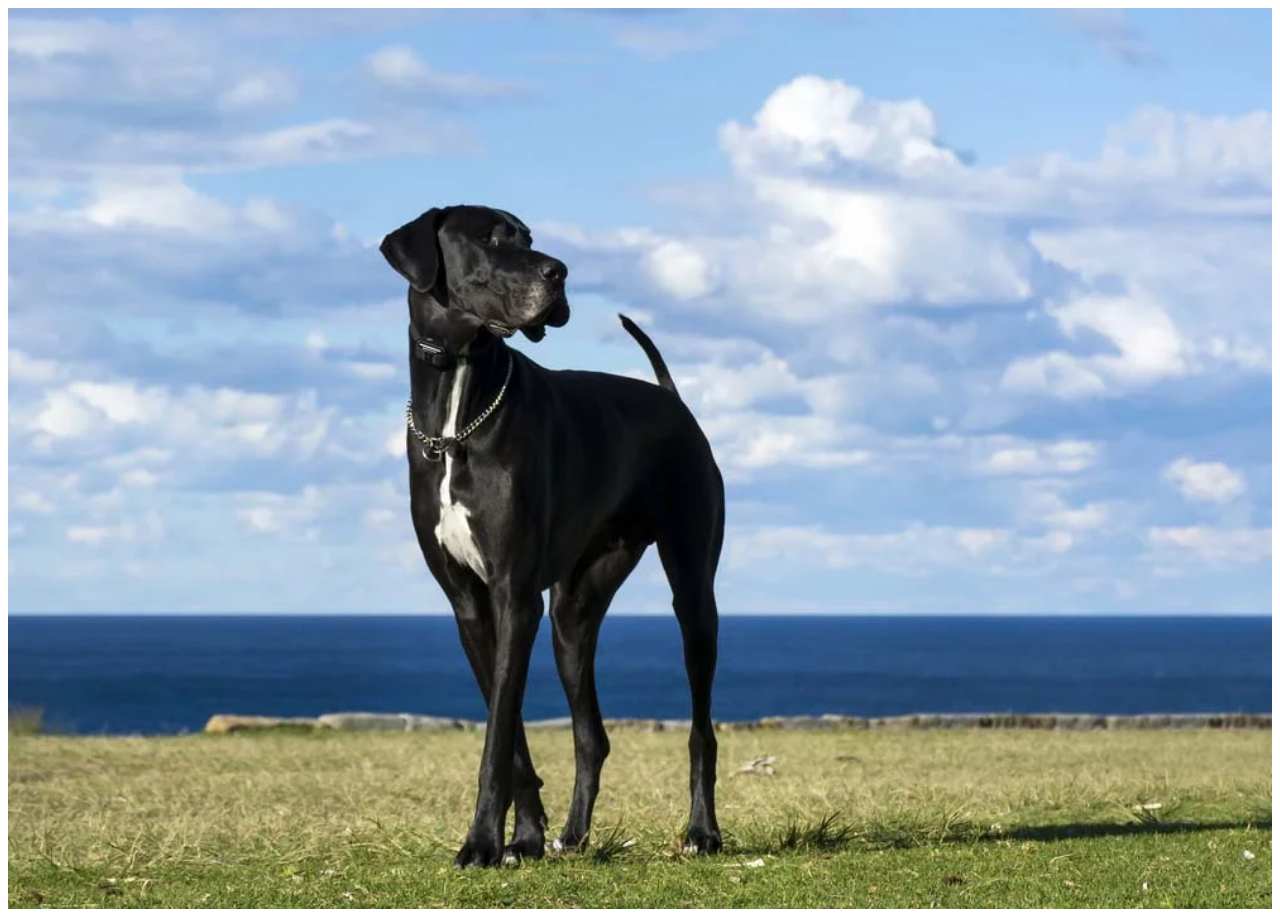
<file: exercício 1/index.html>
<!-- Flávia Glenda -->
<!DOCTYPE html>
<html lang="pt-BR">
<head>
    <meta charset="UTF-8">
    <meta name="viewport" content="width=device-width, initial-scale=1.0">
    <title>Imagens Responsivas</title>
    <link rel="stylesheet" href="exercicio1.css">
</head>
<body>
    <header>
        <picture>
            <source srcset="../img/imagem3.webp" media="(min-width: 1024px)">
            <source srcset="../img/imagem2.jpg" media="(min-width: 768px)">
            <img src="../img/imagem1.jpg">
        </picture>
    </header>
</body>
</html>
</file>
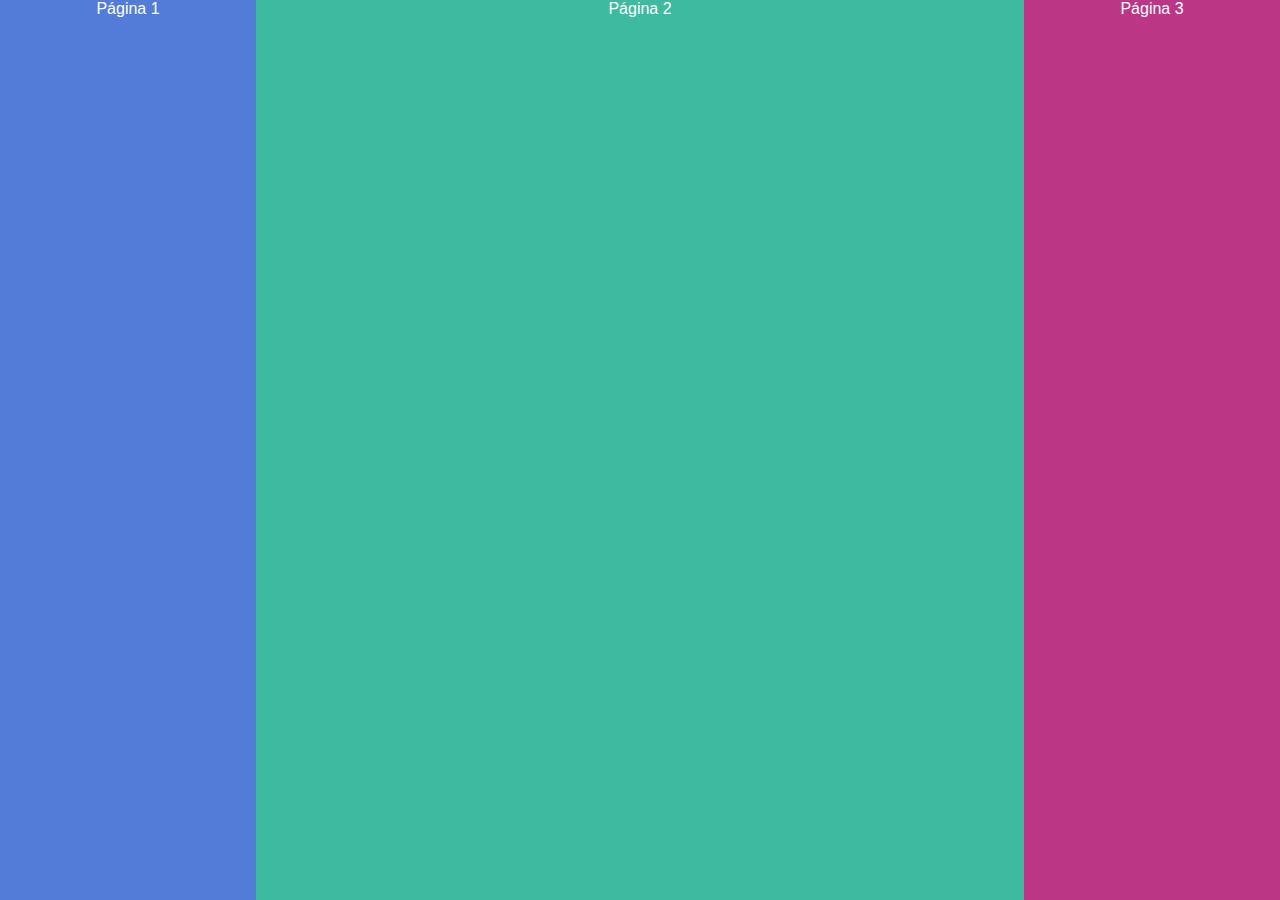
<file: exercício 2/index.html>
<!-- Flávia Glenda Guimarães Carvalho -->
<!DOCTYPE html>
<html lang="pt-BR">
<head>
    <meta charset="UTF-8">
    <meta name="viewport" content="width=device-width, initial-scale=1.0">
    <title>Exercício 2</title>
    <link rel="stylesheet" href="exercicio2.css">
</head>
<body>
    <div class="paginas">
        <div class="right">Página 1</div>
        <div class="main">Página 2</div>
        <div class="left">Página 3</div>
    </div>
</body>
</html>
</file>
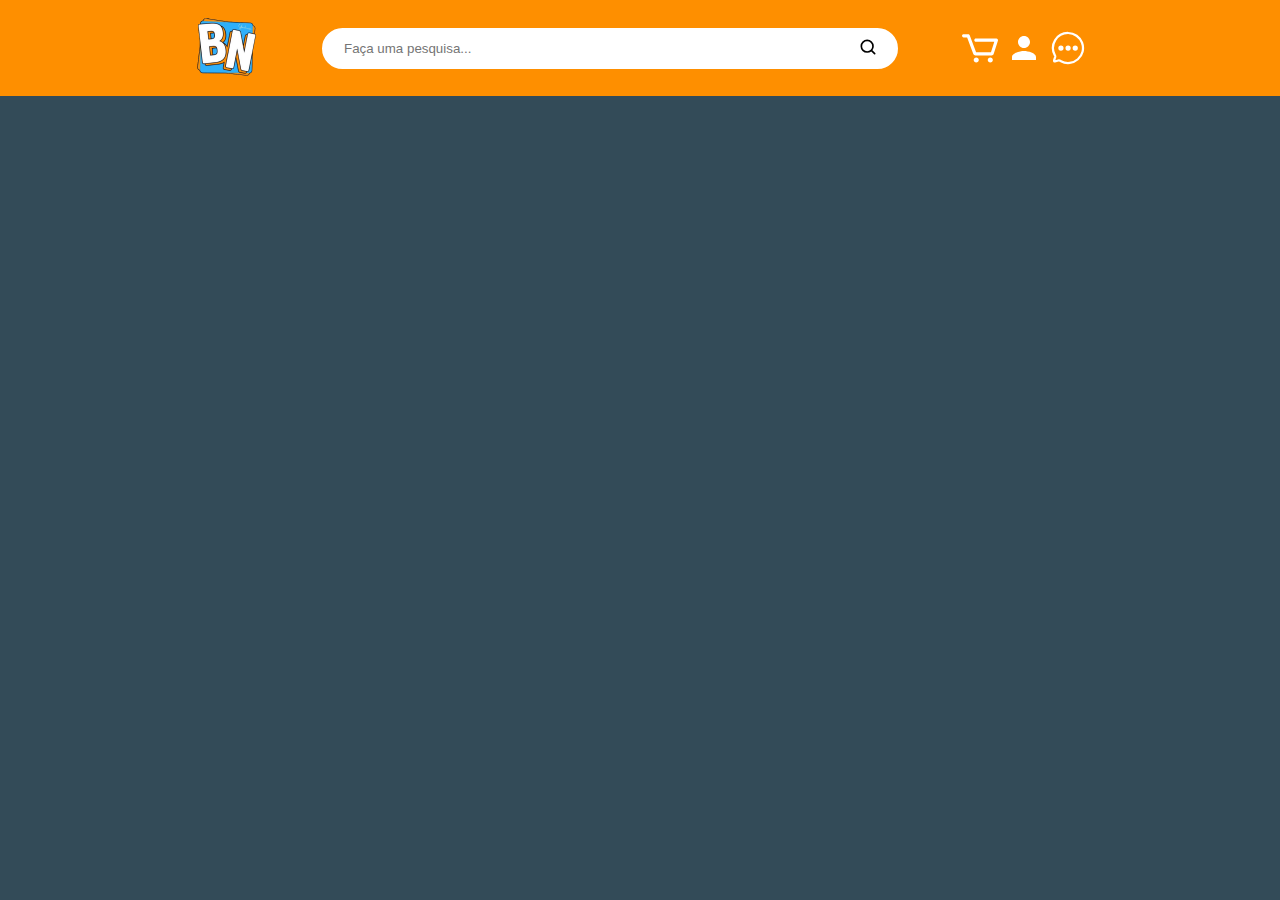
<file: exercício 3/index.html>
<!-- Flávia Glenda -->
<!DOCTYPE html>
<html lang="pt-BR">
<head>
    <meta charset="UTF-8">
    <meta name="viewport" content="width=device-width, initial-scale=1.0">
    <title>BN Devs</title>
    <link rel="stylesheet" href="exercicio3.css">
</head>
<body>
        <header>
            <img src="logo-boasnovas.png" alt="Logo BoasNovas" class="logo" onclick="navigateTo('./index.html')">
            <form action="./pesquisa.html" id="header-search">
                <input type="input" name="search" placeholder="Faça uma pesquisa...">
                <button type="submit">
                    <svg xmlns="http://www.w3.org/2000/svg" viewBox="0 0 24 24" id="search"><g><path d="m20.71 19.29-3.4-3.39A7.92 7.92 0 0 0 19 11a8 8 0 1 0-8 8 7.92 7.92 0 0 0 4.9-1.69l3.39 3.4a1 1 0 0 0 1.42 0 1 1 0 0 0 0-1.42zM5 11a6 6 0 1 1 6 6 6 6 0 0 1-6-6z"></path></g></svg>
                </button>
            </form>
            <nav>
                <svg xmlns="http://www.w3.org/2000/svg" width="92" height="92" viewBox="0 0 92 92" id="cart" onclick="navigateTo('./carrinho.html')">
                    <path fill="#FFFFFF" d="M91.8 27.3 81.1 61c-.8 2.4-2.9 4-5.4 4H34.4c-2.4 0-4.7-1.5-5.5-3.7L13.1 19H4c-2.2 0-4-1.8-4-4s1.8-4 4-4h11.9c1.7 0 3.2 1.1 3.8 2.7L36 57h38l8.5-27H35.4c-2.2 0-4-1.8-4-4s1.8-4 4-4H88c1.3 0 2.5.7 3.2 1.7.8 1 1 2.4.6 3.6zm-55.4 43c-1.7 0-3.4.7-4.6 1.9-1.2 1.2-1.9 2.9-1.9 4.6 0 1.7.7 3.4 1.9 4.6 1.2 1.2 2.9 1.9 4.6 1.9s3.4-.7 4.6-1.9c1.2-1.2 1.9-2.9 1.9-4.6 0-1.7-.7-3.4-1.9-4.6-1.2-1.2-2.9-1.9-4.6-1.9zm35.9 0c-1.7 0-3.4.7-4.6 1.9s-1.9 2.9-1.9 4.6c0 1.7.7 3.4 1.9 4.6 1.2 1.2 2.9 1.9 4.6 1.9 1.7 0 3.4-.7 4.6-1.9 1.2-1.2 1.9-2.9 1.9-4.6 0-1.7-.7-3.4-1.9-4.6s-2.9-1.9-4.6-1.9z"></path>
                  </svg>
                  
                  <svg xmlns="http://www.w3.org/2000/svg" width="48" height="48" viewBox="0 0 48 48" id="avatar" onclick="navigateTo('./conta.html')">
                    <path fill="#FFFFFF" d="M24 8c-4.42 0-8 3.58-8 8 0 4.41 3.58 8 8 8s8-3.59 8-8c0-4.42-3.58-8-8-8zm0 20c-5.33 0-16 2.67-16 8v4h32v-4c0-5.33-10.67-8-16-8z"></path>
                    <path fill="none" d="M0 0h48v48H0z"></path>
                  </svg>
                  
                  <svg xmlns="http://www.w3.org/2000/svg" width="24" height="24" viewBox="0 0 24 24" id="chat" onclick="navigateTo('./contato.html')">
                    <g fill="none" fill-rule="evenodd" stroke="#FFFFFF" stroke-linecap="round" stroke-linejoin="round" stroke-width="1.5" transform="translate(2 2)">
                      <path d="M10.0568181,-3.37507799e-14 C6.54686532,-0.0141015786 3.28556632,1.80703838 1.46050022,4.80034679 C-0.364565872,7.7936552 -0.487081058,11.5223413 1.13756771,14.6286303 L1.33789312,15.0191059 C1.50209106,15.3263704 1.53643729,15.6864194 1.43328617,16.0191043 C1.14742034,16.7783674 0.908488743,17.5544276 0.71783828,18.3429101 C0.71783828,18.7429095 0.832309942,18.9714806 1.26157868,18.9619568 C2.02189879,18.7940564 2.77067506,18.5777416 3.5033154,18.3143388 C3.81886183,18.2274425 4.15437035,18.2475403 4.45724592,18.3714815 C4.73388577,18.5048146 5.29670478,18.8476712 5.31578339,18.8476712 C8.99153503,20.7804333 13.4807954,20.2472199 16.5997521,17.5074142 C19.7187087,14.7676084 20.8198838,10.3899785 19.3676078,6.50403406 C17.9153318,2.6180896 14.211089,0.0305307279 10.0568181,-3.37507799e-14 L10.0568181,-3.37507799e-14 Z"></path>
                      <circle cx="5.287" cy="10" r="1" fill="#FFFFFF"></circle>
                      <circle cx="10.057" cy="10" r="1" fill="#FFFFFF"></circle>
                      <circle cx="14.826" cy="10" r="1" fill="#FFFFFF"></circle> 
                    </g>
                  </svg>
            </nav>                  
        </header>
</body>
</html>
</file>
<file: exercício 1/exercicio1.css>
/* Flávia Glenda*/
img {
    width: 100%;
    height: auto;
    max-width: 100%; 
}
</file>
<file: exercício 2/exercicio2.css>
/* Flávia Glenda */
body {
    margin: 0;
    padding: 0;
}

.paginas {
    display: flex;
    height: 100vh; 
    font-family: 'Gill Sans', 'Gill Sans MT', Calibri, 'Trebuchet MS', sans-serif;
    color: white;
    text-align: center;
}

.left {
    background-color: #bc3686;
    flex: 0 0 20%; 
}

.main {
    background-color: #3dba9f;
    flex: 0 0 60%;
}

.right {
    background-color: #527cd8;
    flex: 0 0 20%; 
}

@media (max-width: 800px) {
    .paginas {
        flex-direction: column;
    }

    .left, .main, .right {
        flex: 0 0 100%; 
    }
}
</file>
<file: exercício 3/exercicio3.css>
/* Flávia Glenda */
:root {
    --blue: #2EB2FA;
    --lightBlue1: #7DB8D8;
    --lightBlue2: #6c8392;
    --darkBlue1: #334b58;
    --darkBlue2: #3c4246;
    --orange: #FE8F00;
    --lightOrange1: #E2A85D;
    --lightOrange2: #a89070;
    --darkOrange1: #694f2d;
    --darkOrange2: #473f34;
}

* {
    margin: 0;
}

body {
    background-color: var(--darkBlue1);
}

svg {
    height: 20px;
    width: 20px
}

/* HEADER */
header {
    background-color: var(--orange);
    display: flex;
    justify-content: center;
    gap: 64px;
    align-items: center;
    padding: 16px 0;
}

header .logo {
    height: 64px;
    width: 64px;
}

#header-search {
    background-color: white;
    display: flex;
    border-radius: 32px;
    padding: 6px 12px;
    box-sizing: border-box;
    border: white 2px solid;
}

#header-search input, #header-search button {
    background: none;
    border: none;
    outline: none;
}

#header-search input {
    padding: 4px 8px;
    width: 500px;
}

#header-search:hover {
    border-color: var(--darkBlue2);
}

nav {
    display: flex;
    gap: 8px;
}

nav svg {
    height: 36px;
    width: 36px;
}

@media (max-width: 600px) {
    header {
        flex-direction: column;
        align-items: flex-start;
    }

    #header-search input {
        width: 100%;
        margin-bottom: 16px;
    }

    nav ul {
        flex-direction: column;
        gap: 8px;
    }
}
</file>
